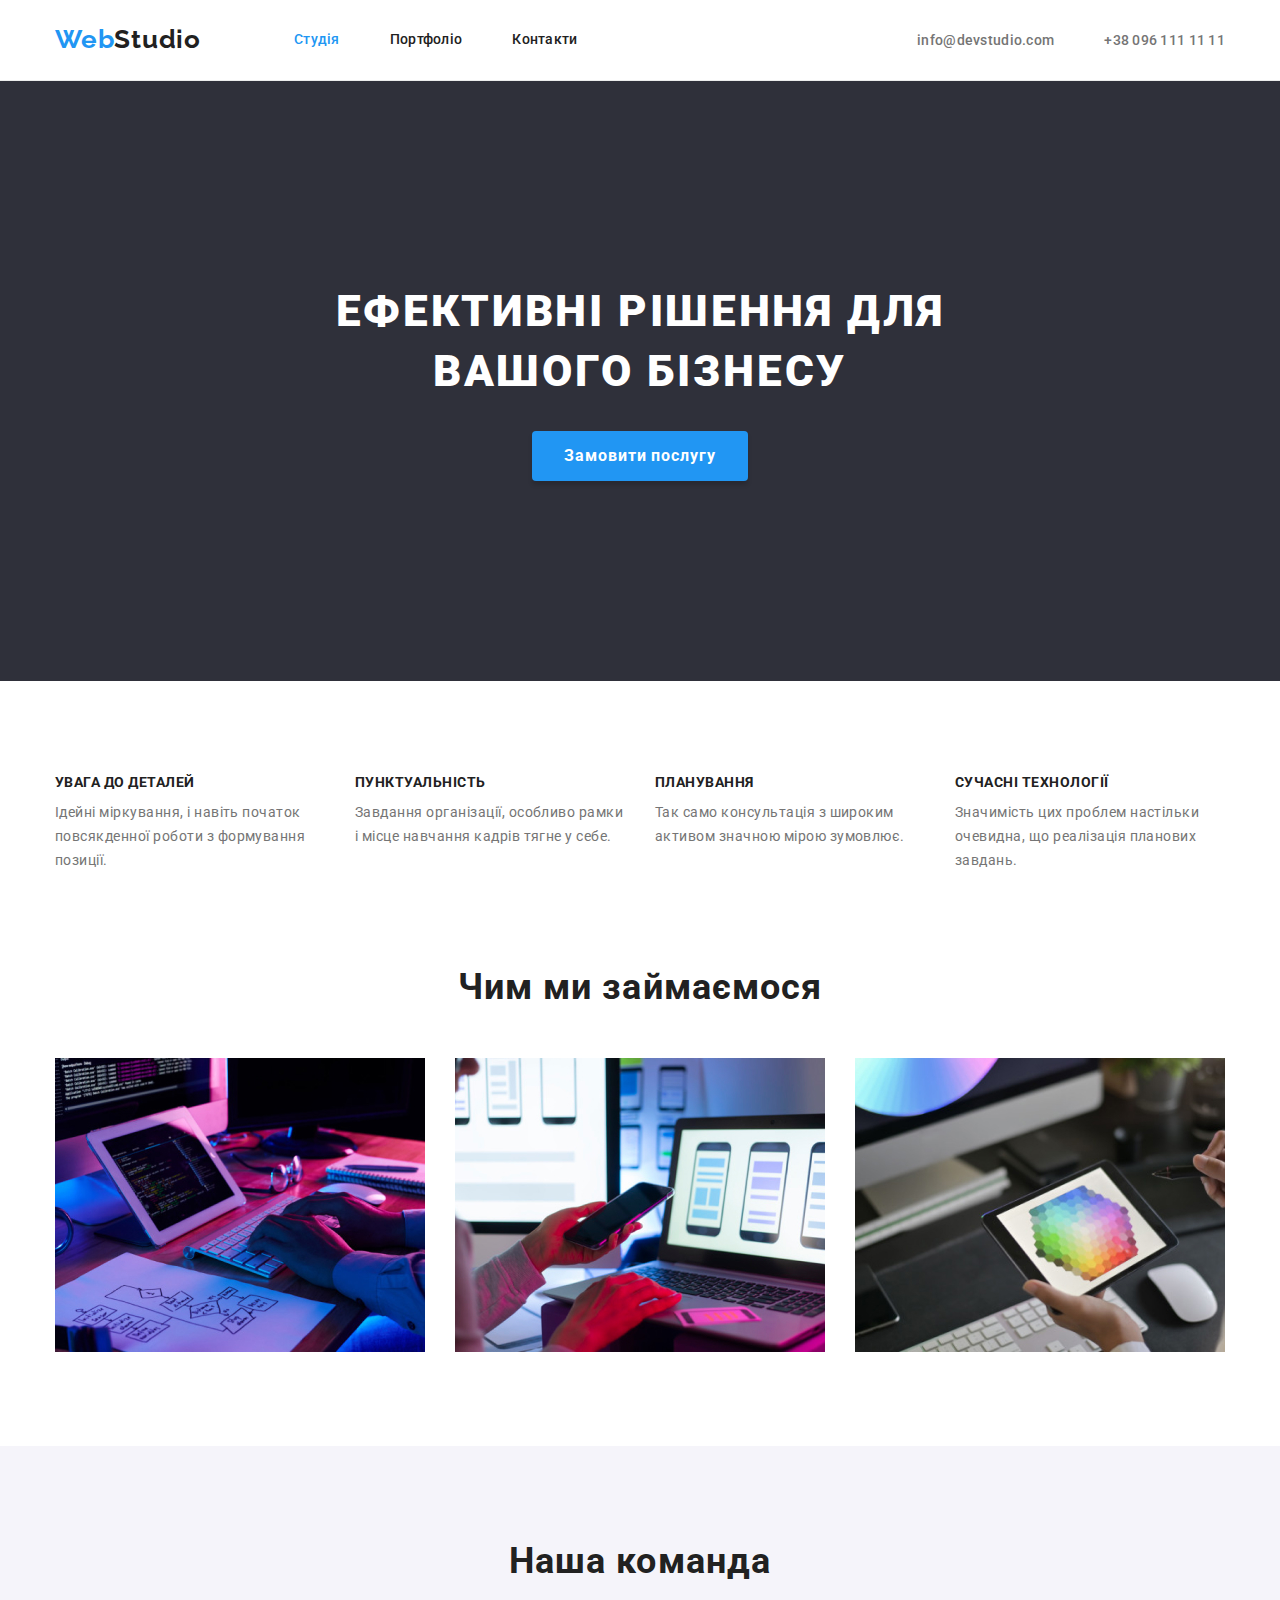
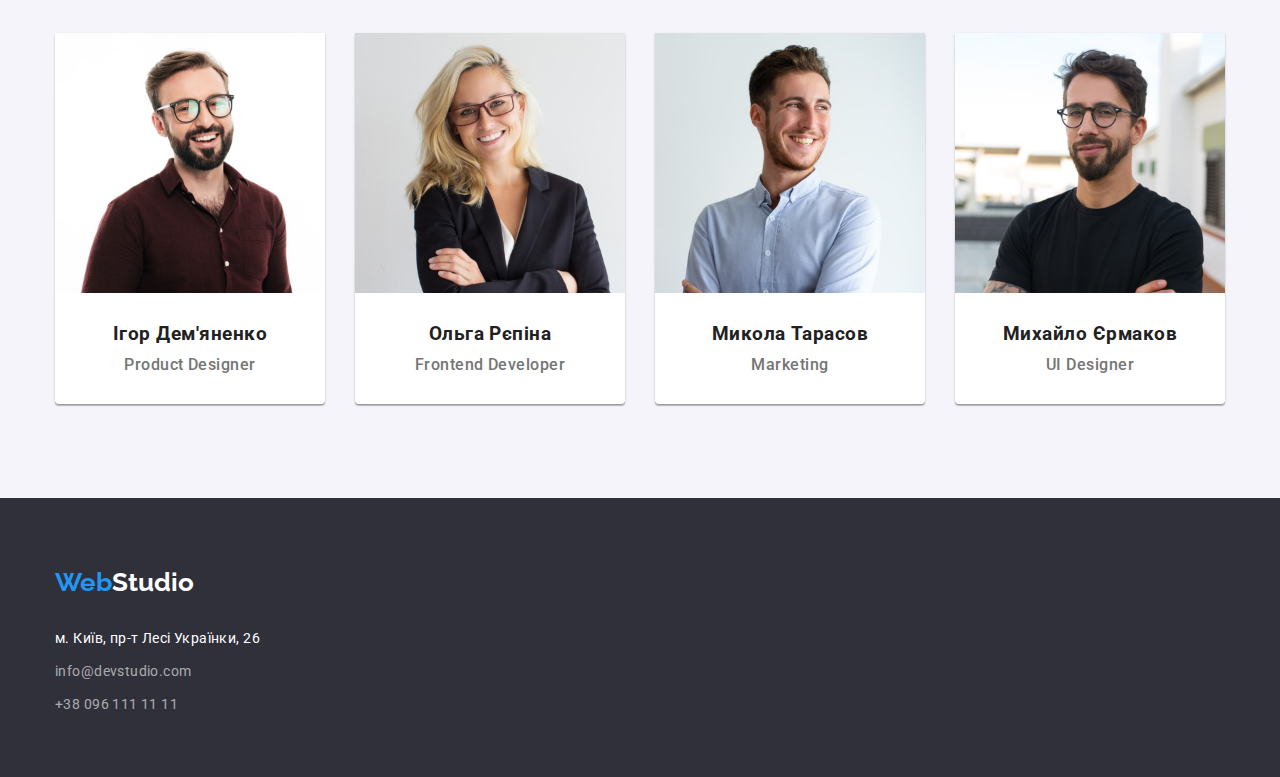
<file: index.html>
<!DOCTYPE html>
<html lang="uk">
  <head>
    <meta charset="UTF-8" />
    <meta http-equiv="X-UA-Compatible" content="IE=edge" />
    <meta name="viewport" content="width=device-width, initial-scale=1.0" />
    <title>WebStudio</title>
    <link rel="preconnect" href="https://fonts.googleapis.com" />
    <link rel="preconnect" href="https://fonts.gstatic.com" crossorigin />
    <link
      href="https://fonts.googleapis.com/css2?family=Raleway:wght@700&family=Roboto:wght@400;500;700;900&display=swap"
      rel="stylesheet"
    />
    <link
      rel="stylesheet"
      href="https://cdnjs.cloudflare.com/ajax/libs/modern-normalize/1.0.0/modern-normalize.min.css"
    />
    <link rel="stylesheet" href="./css/styles.css" />
  </head>
  <body>
    <header class="header">
      <div class="container container-header">
        <a href="./index.html" lang="en" class="logo"><span>Web</span>Studio</a>
        <nav class="main-nav">
          <ul class="nav-list list">
            <li class="nav-item">
              <a href="./index.html" class="nav-link link current">Студія</a>
            </li>
            <li class="nav-item">
              <a href="./portfolio.html" class="nav-link link">Портфоліо</a>
            </li>
            <li class="nav-item"><a href="" class="nav-link link">Контакти</a></li>
          </ul>
        </nav>
        <ul class="contacts-list list">
          <li class="contacts-item">
            <a href="mailto:info@devstudio.com" class="contact link email">info@devstudio.com</a>
          </li>
          <li class="contacts-item">
            <a href="tel:+380961111111" class="contact link tel">+38 096 111 11 11</a>
          </li>
        </ul>
      </div>
    </header>
    <main>
      <!--Головна сторінка з бекграундом та кнопкою-->
      <section class="hero">
        <div class="container container-hero">
          <h1 class="hero-title">Ефективні рішення для вашого бізнесу</h1>
          <button type="button" class="hero-btn">Замовити послугу</button>
        </div>
      </section>

      <!--Про студію-->
      <section class="features">
        <div class="container container-features">
          <h2 class="visually-hidden">Features</h2>
          <ul class="features-list list">
            <li class="feature-item">
              <h3 class="feature-title">увага до деталей</h3>
              <p class="feature-text">
                Ідейні міркування, і навіть початок повсякденної роботи з формування позиції.
              </p>
            </li>
            <li class="feature-item">
              <h3 class="feature-title">пунктуальність</h3>
              <p class="feature-text">
                Завдання організації, особливо рамки і місце навчання кадрів тягне у себе.
              </p>
            </li>
            <li class="feature-item">
              <h3 class="feature-title">планування</h3>
              <p class="feature-text">
                Так само консультація з широким активом значною мірою зумовлює.
              </p>
            </li>
            <li class="feature-item">
              <h3 class="feature-title">сучасні технології</h3>
              <p class="feature-text">
                Значимість цих проблем настільки очевидна, що реалізація планових завдань.
              </p>
            </li>
          </ul>
        </div>
      </section>
      <section class="services">
        <div class="container container-features">
          <h2 class="services-title centered">Чим ми займаємося</h2>
          <ul class="services-list list">
            <li class="services-item">
              <img
                src="./images/about_the_studio/img.jpg"
                alt="Верстка та веб розробка"
                class="services-img img"
                width="370"
                height="294"
              />
            </li>
            <li>
              <img
                src="./images/about_the_studio/img.1.jpg"
                alt="Адаптивна верстка"
                class="services-img img"
                width="370"
                height="294"
              />
            </li>
            <li>
              <img
                src="./images/about_the_studio/img.2.jpg"
                alt="Дизайн та візуалізація"
                class="services-img img"
                width="370"
                height="294"
              />
            </li>
          </ul>
        </div>
      </section>

      <!--Команда-->
      <section class="team">
        <div class="container-team">
          <h2 class="team-title centered">Наша команда</h2>
          <ul class="team-list list">
            <li class="team-item">
              <img
                src="./images/team/img.jpg"
                alt="Ігор Дем'яненко Продакт дизайнер"
                class="team-img img"
                width="270"
                height="260"
              />
              <div class="team-card-discr">
                <h3 class="team-item-title">Ігор Дем'яненко</h3>
                <p class="team-item-txt" lang="en">Product Designer</p>
              </div>
            </li>
            <li class="team-item">
              <img
                src="./images/team/img1.jpg"
                alt="Ольга Рєпіна Фронтенд девелопер"
                class="team-img img"
                width="270"
                height="260"
              />
              <div class="team-card-discr">
                <h3 class="team-item-title">Ольга Рєпіна</h3>
                <p class="team-item-txt" lang="en">Frontend Developer</p>
              </div>
            </li>
            <li class="team-item">
              <img
                src="./images/team/img2.jpg"
                alt="Микола Тарасов Маркетинг"
                class="team-img img"
                width="270"
                height="260"
              />
              <div class="team-card-discr">
                <h3 class="team-item-title">Микола Тарасов</h3>
                <p class="team-item-txt" lang="en">Marketing</p>
              </div>
            </li>
            <li class="team-item">
              <img
                src="./images/team/img3.jpg"
                alt="Михайло Єрмаков Ю Ай дизайнер"
                class="team-img img"
                width="270"
                height="260"
              />
              <div class="team-card-discr">
                <h3 class="team-item-title">Михайло Єрмаков</h3>
                <p class="team-item-txt" lang="en">UI Designer</p>
              </div>
            </li>
          </ul>
        </div>
      </section>
    </main>
    <footer class="footer">
      <div class="container-footer container">
        <a href="./index.html" lang="en" class="logo"><span>Web</span>Studio</a>
        <address class="address">
          <ul class="address-list list">
            <li class="address-item">м. Київ, пр-т Лесі Українки, 26</li>
            <li class="address-item">
              <a href="mailto:info@devstudio.com" class="address-contact link"
                >info@devstudio.com</a
              >
            </li>
            <li class="address-item">
              <a href="tel:+380961111111" class="address-contact link">+38 096 111 11 11</a>
            </li>
          </ul>
        </address>
      </div>
    </footer>
  </body>
</html>
</file>
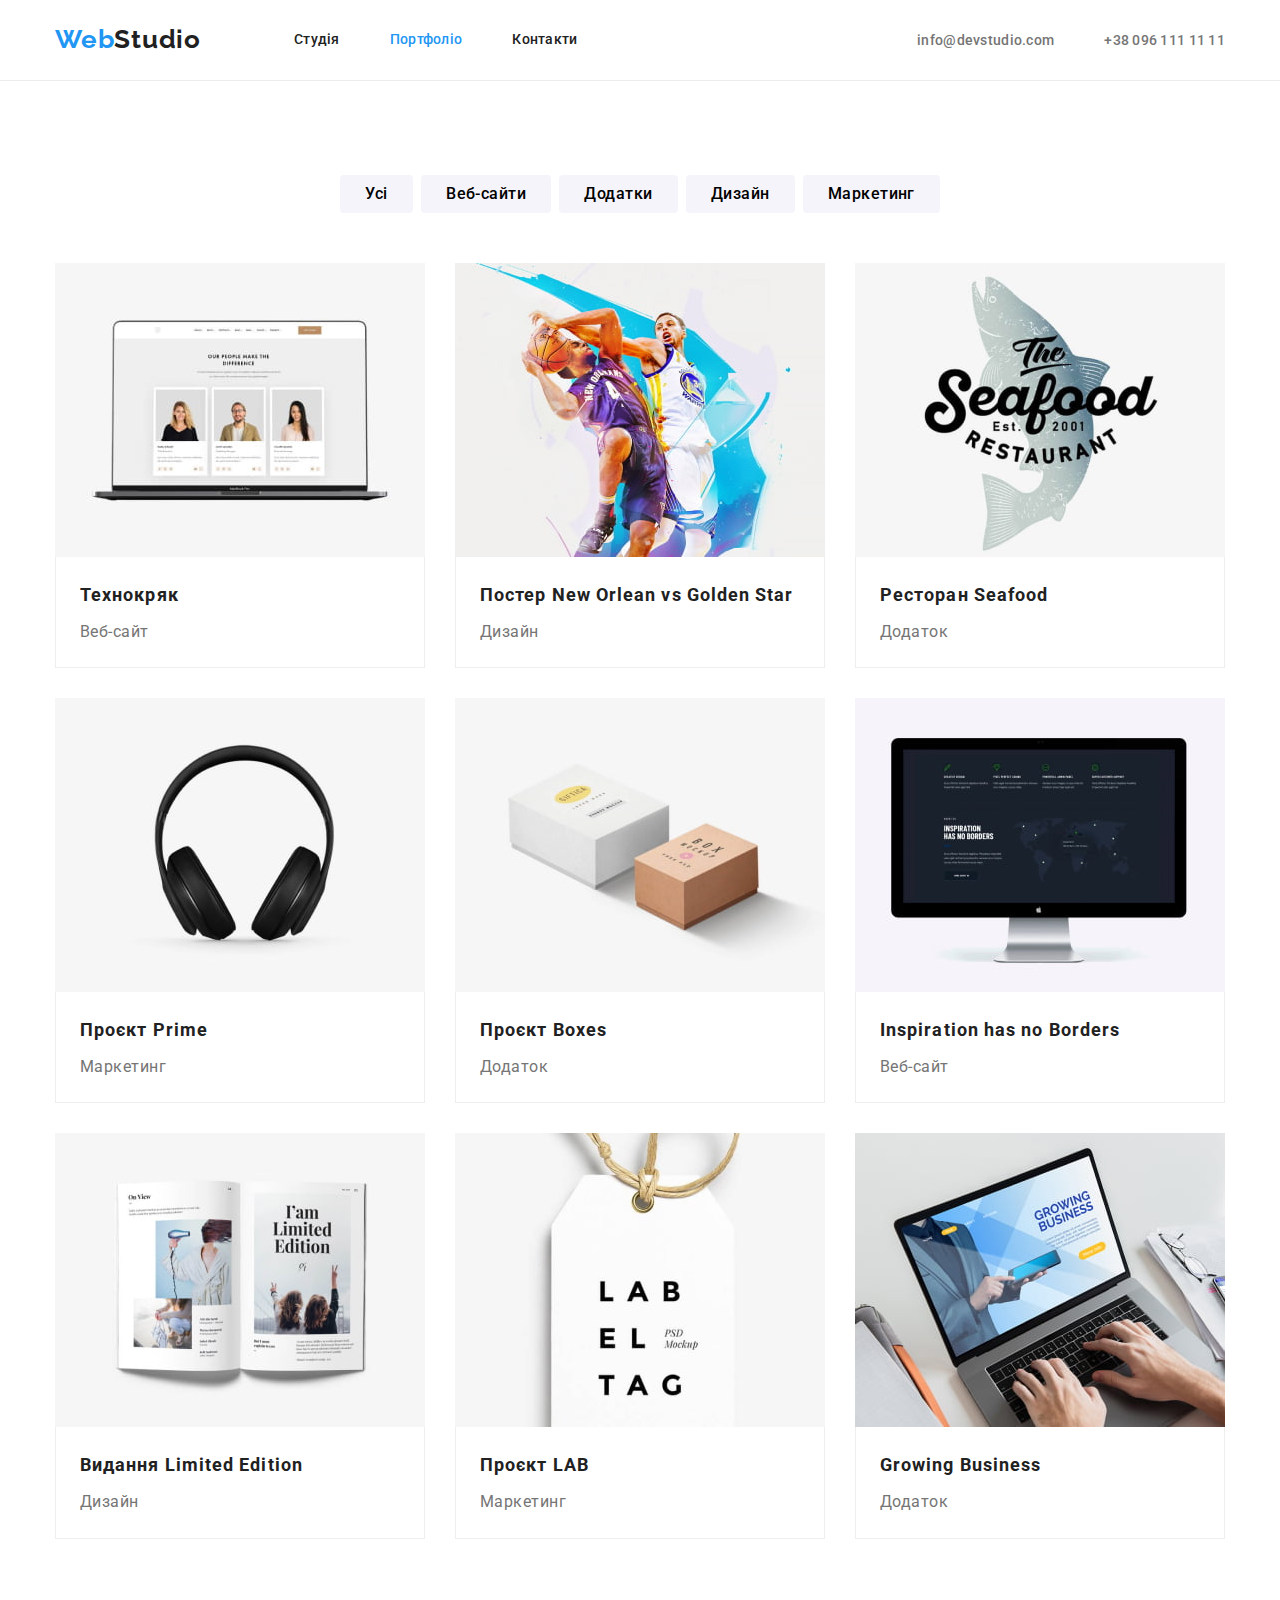
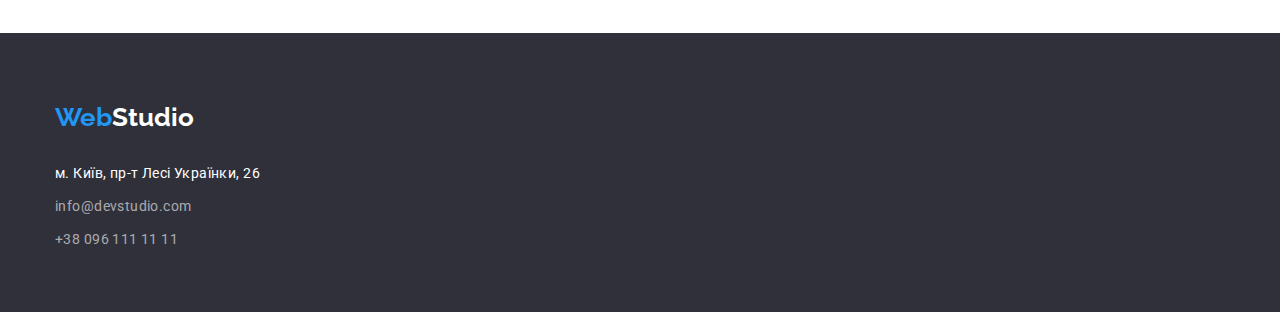
<file: portfolio.html>
<!DOCTYPE html>
<html lang="uk">
  <head>
    <meta charset="UTF-8" />
    <meta http-equiv="X-UA-Compatible" content="IE=edge" />
    <meta name="viewport" content="width=device-width, initial-scale=1.0" />
    <title>Portfolio</title>
    <link rel="preconnect" href="https://fonts.googleapis.com" />
    <link rel="preconnect" href="https://fonts.gstatic.com" crossorigin />
    <link
      href="https://fonts.googleapis.com/css2?family=Raleway:wght@700&family=Roboto:wght@400;500;700;900&display=swap"
      rel="stylesheet"
    />
    <link
      rel="stylesheet"
      href="https://cdnjs.cloudflare.com/ajax/libs/modern-normalize/1.0.0/modern-normalize.min.css"
    />
    <link rel="stylesheet" href="./css/styles.css" />
  </head>
  <body>
    <header class="header">
      <div class="container container-header">
        <a href="./index.html" lang="en" class="logo"><span>Web</span>Studio</a>
        <nav class="main-nav">
          <ul class="nav-list list">
            <li class="nav-item">
              <a href="./index.html" class="nav-link link">Студія</a>
            </li>
            <li class="nav-item">
              <a href="./portfolio.html" class="nav-link link current">Портфоліо</a>
            </li>
            <li class="nav-item"><a href="" class="nav-link link">Контакти</a></li>
          </ul>
        </nav>
        <ul class="contacts-list list">
          <li class="contacts-item">
            <a href="mailto:info@devstudio.com" class="contact link email">info@devstudio.com</a>
          </li>
          <li class="contacts-item">
            <a href="tel:+380961111111" class="contact link tel">+38 096 111 11 11</a>
          </li>
        </ul>
      </div>
    </header>
    <main>
      <section class="portfolio">
        <!--Hidden Title-->
        <div class="container container-portfolio">
          <h1 class="visually-hidden">Портфоліо</h1>
          <ul class="filtr-btns-list list">
            <li class="filtr-btn-item"><button type="button" class="filtr-btn">Усі</button></li>
            <li class="filtr-btn-item">
              <button type="button" class="filtr-btn">Веб-сайти</button>
            </li>
            <li class="filtr-btn-item"><button type="button" class="filtr-btn">Додатки</button></li>
            <li class="filtr-btn-item"><button type="button" class="filtr-btn">Дизайн</button></li>
            <li class="filtr-btn-item">
              <button type="button" class="filtr-btn">Маркетинг</button>
            </li>
          </ul>
          <ul class="cards-list list">
            <li class="card-item">
              <a href="#" class="link">
                <!--img 1-->
                <img
                  src="./images/portfolio/portfolio1.jpg"
                  alt="Ноутбук із лендінгом на екрані"
                  class="card-img"
                  width="370"
                  height="294"
                />
                <div class="portfolio-box">
                  <h2 class="card-title">Технокряк</h2>
                  <p class="card-discription">Веб-сайт</p>
                  <!-- <p class="visually-hidden">
                  Lorem ipsum dolor sit amet consectetur adipisicing elit. Provident facilis eveniet
                  omnis quos similique obcaecati quod in ratione tenetur nostrum?
                </p> -->
                </div>
              </a>
            </li>
            <li class="card-item">
              <a href="#" class="link">
                <!--img 2-->
                <img
                  src="./images/portfolio/portfolio2.jpg"
                  alt="Два гравця у баскетбол із різних команд борються за м'яч"
                  class="card-img"
                  width="370"
                  height="294"
                />
                <div class="portfolio-box">
                  <h2 class="card-title">
                    Постер <span lang="en">New Orlean vs Golden Star</span>
                  </h2>
                  <p class="card-discription">Дизайн</p>
                  <!-- <p class="visually-hidden">
                  Lorem ipsum, dolor sit amet consectetur adipisicing elit. Unde ex dolorum
                  doloremque debitis delectus, placeat asperiores voluptatum explicabo libero in.
                </p> -->
                </div>
              </a>
            </li>
            <li class="card-item">
              <a href="#" class="link">
                <!--img 3-->
                <img
                  src="./images/portfolio/portfolio3.jpg"
                  alt="Логотип ресторану із назвою Сіфуд та рибкою на фоні"
                  class="card-img"
                  width="370"
                  height="294"
                />
                <div class="portfolio-box">
                  <h2 class="card-title">Ресторан <span lang="en">Seafood</span></h2>
                  <p class="card-discription">Додаток</p>
                  <!-- <p class="visually-hidden">
                  Lorem ipsum dolor sit amet consectetur adipisicing elit. Aliquid consectetur
                  suscipit, quo eligendi vel optio error eveniet eius dolor itaque.
                </p> -->
                </div>
              </a>
            </li>
            <li class="card-item">
              <a href="#" class="link">
                <!--img 4-->
                <img
                  src="./images/portfolio/portfolio4.jpg"
                  alt="Навушники"
                  class="card-img"
                  width="370"
                  height="294"
                />
                <div class="portfolio-box">
                  <h2 class="card-title">Проєкт <span lang="en">Prime</span></h2>
                  <p class="card-discription">Маркетинг</p>
                  <!-- <p class="visually-hidden">
                  Lorem ipsum dolor sit, amet consectetur adipisicing elit. Earum hic, voluptatum
                  perspiciatis enim libero quidem temporibus soluta cum id error.
                </p> -->
                </div>
              </a>
            </li>
            <li class="card-item">
              <a href="#" class="link">
                <!--img 5-->
                <img
                  src="./images/portfolio/portfolio5.jpg"
                  alt="Дві коробочки різного розміру та кольору"
                  class="card-img"
                  width="370"
                  height="294"
                />
                <div class="portfolio-box">
                  <h2 class="card-title"><span lang="en">Проєкт Boxes</span></h2>
                  <p class="card-discription">Додаток</p>
                  <!-- <p class="visually-hidden">
                  Lorem ipsum dolor sit amet, consectetur adipisicing elit. Ab recusandae atque
                  nulla in impedit assumenda rem labore tempore fuga dignissimos.
                </p> -->
                </div>
              </a>
            </li>
            <li class="card-item">
              <a href="#" class="link">
                <!--img 6-->
                <img
                  src="./images/portfolio/portfolio6.jpg"
                  alt="Ноутбук з відкритим лендінгом із заголовком Інспірейшен хез ноу бордерз"
                  class="card-img"
                  width="370"
                  height="294"
                />
                <div class="portfolio-box">
                  <h2 class="card-title"><span lang="en">Inspiration has no Borders</span></h2>
                  <p class="card-discription">Веб-сайт</p>
                  <!-- <p class="visually-hidden">
                  Lorem ipsum dolor sit amet consectetur adipisicing elit. Vero doloribus aliquid ad
                  a deserunt suscipit repellendus accusamus explicabo quos natus.
                </p> -->
                </div>
              </a>
            </li>
            <li class="card-item">
              <a href="#" class="link">
                <!--img 7-->
                <img
                  src="./images/portfolio/portfolio7.jpg"
                  alt="Розкритий друкований журнал із заголовком Лімітед Едішн"
                  class="card-img"
                  width="370"
                  height="294"
                />
                <div class="portfolio-box">
                  <h2 class="card-title">Видання <span lang="en">Limited Edition</span></h2>
                  <p class="card-discription">Дизайн</p>
                  <!-- <p class="visually-hidden">
                  Lorem ipsum dolor sit amet consectetur adipisicing elit. Facere ea quia assumenda,
                  quis ad eos eligendi amet incidunt! Dignissimos, ad?
                </p> -->
                </div>
              </a>
            </li>
            <li class="card-item">
              <a href="#" class="link">
                <!--img 8-->
                <img
                  src="./images/portfolio/portfolio8.jpg"
                  alt="Біла бірочка із надписом Лаб Ель Таг"
                  class="card-img"
                  width="370"
                  height="294"
                />
                <div class="portfolio-box">
                  <h2 class="card-title">Проєкт <span lang="en">LAB</span></h2>
                  <p class="card-discription">Маркетинг</p>
                  <!-- <p class="visually-hidden">
                  Lorem ipsum dolor sit amet consectetur adipisicing elit. Repudiandae iure cum ab
                  numquam velit asperiores adipisci rem blanditiis vero maxime hic tempore non nulla
                  eius laudantium porro ut, doloribus accusantium?
                </p> -->
                </div>
              </a>
            </li>
            <li class="card-item">
              <a href="#" class="link">
                <!--img 9-->
                <img
                  src="./images/portfolio/portfolio9.jpg"
                  alt="Чоловічі руки печатають на клавіатурі ноутбуку із лендінгом на екрані із надписом Гроувінг Бізнес"
                  class="card-img"
                  width="370"
                  height="294"
                />
                <div class="portfolio-box">
                  <h2 class="card-title"><span lang="en">Growing Business</span></h2>
                  <p class="card-discription">Додаток</p>
                  <!-- <p class="visually-hidden">
                  Lorem ipsum, dolor sit amet consectetur adipisicing elit. Explicabo sapiente,
                  repellat amet esse repudiandae nesciunt provident temporibus autem fugit sed?
                </p> -->
                </div>
              </a>
            </li>
          </ul>
        </div>
      </section>
    </main>
    <footer class="footer">
      <div class="container-footer container">
        <a href="./index.html" lang="en" class="logo"><span>Web</span>Studio</a>
        <address class="address">
          <ul class="address-list list">
            <li class="address-item">м. Київ, пр-т Лесі Українки, 26</li>
            <li class="address-item">
              <a href="mailto:info@devstudio.com" class="address-contact link"
                >info@devstudio.com</a
              >
            </li>
            <li class="address-item">
              <a href="tel:+380961111111" class="address-contact link">+38 096 111 11 11</a>
            </li>
          </ul>
        </address>
      </div>
    </footer>
  </body>
</html>
</file>
<file: css/styles.css>
*,
*::before,
*::after {
  box-sizing: border-box;
}
:root {
  /* Color */
  --main-clr: #212121;
  --secondary-clr: #757575;
  --accent-clr: #2196f3;
  --btn-accent-bg-cl: #188ce8;
  --secondary-accent-clr: #ffffff;
  --main-bgd-clr: #f5f5f5;
  --secondary-bgd-clr: #2f303a;
  --accent-bgd-clr: #f5f4fa;
  --header-boarder-clr: #ececec;
  /* Font */
  --main-font: Roboto;
  --secondary-font: Raleway;
}
body {
  font-family: var(--main-font);
  color: var(--main-clr);
  width: 100%;
  margin: 0;
}
.link {
  text-decoration: none;
}
.list {
  list-style: none;
  padding: 0;
  margin: 0;
}

img {
  display: block;
  max-width: 100%;
  height: auto;
}
.centered {
  text-align: center;
}
section {
  padding-top: 94px;
  padding-bottom: 94px;
  width: 100%;
}
h1,
h2,
h3,
h4,
h5,
h6,
p,
ul {
  margin: 0;
  padding: 0;
}

.container {
  width: 1200px;
  padding-left: 15px;
  padding-right: 15px;
  margin-left: auto;
  margin-right: auto;
}

.header {
  border-bottom: 1px solid var(--header-boarder-clr);
}
.main-nav {
  margin-left: 93px;
}

.container-header {
  display: flex;
  align-items: center;
}
.main-nav .logo {
  margin-right: 93px;
}

.header .logo {
  padding-top: 24px;
  padding-bottom: 24px;
  font-family: var(--secondary-font);
  text-decoration: none;
  color: inherit;
  font-weight: 700;
  font-size: 26px;
  line-height: calc(31 / 26);
  letter-spacing: 0.03em;
}
.logo span {
  color: var(--accent-clr);
}

.nav-list {
  display: flex;
}

.nav-item {
  margin-right: 50px;
  font-weight: 500;
  font-size: 14px;
  line-height: 1.14;
  letter-spacing: 0.02em;
}
.nav-item:last-child {
  margin-right: 0;
}
.nav-link {
  display: block;
  padding-top: 32px;
  padding-bottom: 32px;
  color: inherit;
}
.nav-link:hover,
.nav-link:focus {
  color: var(--accent-clr);
}
.nav-link.link.current {
  color: var(--accent-clr);
}

.contacts-list {
  display: flex;
  margin-left: auto;
}
.contacts-list .contacts-item + .contacts-item {
  margin-left: 50px;
}
.contact.link {
  padding-top: 32px;
  padding-bottom: 32px;
  color: var(--secondary-clr);
  font-weight: 500;
  font-size: 14px;
  line-height: 1.14;
  letter-spacing: 0.02em;
}
.contact.link:hover,
.contact.link:focus {
  color: var(--accent-clr);
}
section.hero {
  background-color: var(--secondary-bgd-clr);
  text-align: center;
  padding-top: 200px;
  padding-bottom: 200px;
}
.container-hero {
}
.hero-title {
  color: var(--secondary-accent-clr);
  margin-left: auto;
  margin-right: auto;
  margin-bottom: 30px;
  margin-top: 0;
  padding: 0;
  width: 696px;
  font-weight: 900;
  font-size: 44px;
  line-height: calc(60 / 44);
  text-align: center;
  letter-spacing: 0.06em;
  text-transform: uppercase;
}

.hero-btn {
  padding: 10px 32px;
  min-width: 216px;
  min-height: 50px;
  text-align: center;
  background-color: var(--accent-clr);
  color: var(--secondary-accent-clr);
  cursor: pointer;
  box-shadow: 0px 4px 4px rgba(0, 0, 0, 0.15);
  border: none;
  border-radius: 4px;
  font-family: inherit;
  font-weight: 700;
  font-size: 16px;
  line-height: calc(30 / 16);
  letter-spacing: 0.06em;
}
.hero-btn:hover,
.hero.btn:focus {
  background-color: var(--btn-accent-bg-cl);
}
.features {
  background-color: var(--secondary-accent-clr);
  letter-spacing: 0.03em;
}
.container-features {
}

.visually-hidden {
  position: absolute;
  white-space: nowrap;
  width: 1px;
  height: 1px;
  overflow: hidden;
  border: 0;
  padding: 0;
  clip: rect(0 0 0 0);
  clip-path: inset(50%);
  margin: -1px;
}
.features-list {
  display: flex;
  flex-wrap: wrap;
}
.feature-item {
  width: 270px;
}
.features-list .feature-item + .feature-item {
  margin-left: 30px;
}

.feature-title {
  font-weight: 700;
  font-size: 14px;
  line-height: 1.14;
  text-transform: uppercase;
  padding: 0;
  margin: 0;
  margin-bottom: 10px;
}
.feature-text {
  color: var(--secondary-clr);
  font-size: 14px;
  line-height: 1.7;
  padding: 0;
  margin: 0;
}
.services {
  padding-bottom: 94px;
  padding-top: 0;
}

.services-title,
.team-title {
  font-size: 36px;
  line-height: 1.17;
  font-weight: 700;
  letter-spacing: 0.03em;
  margin: 0;
  padding: 0;
  margin-bottom: 50px;
}
.services-list {
  display: flex;
  justify-content: center;
  gap: 30px;
}
.services-item {
}
.services-list .services-item + .services-item {
  margin-left: 30px;
}

.services-img {
}
.team {
  background-color: var(--accent-bgd-clr);
  letter-spacing: 0.03em;
}
.container-team {
}
.team-title {
  margin: 0;
  padding: 0;
  margin-bottom: 50px;
}
.team-list {
  display: flex;
  justify-content: center;
  gap: 30px;
}
.team-item {
  font-weight: 500;
  font-size: 16px;
  line-height: 1.19;
  background: #ffffff;
  box-shadow: 0px 1px 3px rgba(0, 0, 0, 0.12), 0px 1px 1px rgba(0, 0, 0, 0.14),
    0px 2px 1px rgba(0, 0, 0, 0.2);
  border-radius: 0px 0px 4px 4px;
  padding: 0;
  margin: 0;
}
.team-item:last-child {
  margin-right: 0;
}
.team-img {
}
.team-card-discr {
  padding: 30px 0;
  text-align: center;
}
.team-item-title {
  margin-bottom: 10px;
}
.team-item-txt {
  color: var(--secondary-clr);
}

/* Portfolio */
.portfolio {
  background-color: var(--secondary-accent-clr);
}
.container-portfolio {
}

.filtr-btns-list {
  display: flex;
  justify-content: center;
  margin-bottom: 50px;
}
.filtr-btn-item {
  margin-right: 8px;
}
.filtr-btn-item:last-child {
  margin-right: 0;
}
.filtr-btn {
  padding: 6px 25px;
  min-width: 73px;
  max-height: 38px;
  background-color: var(--accent-bgd-clr);
  border: none;
  border-radius: 4px;
  font-weight: 500;
  font-size: 16px;
  font-family: inherit;
  line-height: 1.6;
  letter-spacing: 0.03em;
}
.filtr-btn:hover,
.filtr-btn:focus {
  color: var(--secondary-accent-clr);
  background-color: var(--accent-clr);
  box-shadow: 0px 3px 1px rgba(0, 0, 0, 0.1), 0px 1px 2px rgba(0, 0, 0, 0.08),
    0px 2px 2px rgba(0, 0, 0, 0.12);
}
.cards-list {
  display: flex;
  flex-wrap: wrap;
  margin: 0;
  padding: 0;
  margin-top: 50px;
}
.card-item {
  width: calc((100%-60px) / 3);
  margin-right: 30px;
  margin-bottom: 30px;
  padding: 0;
  max-width: 370px;
}
.card-item:nth-child(3n) {
  margin-right: 0;
}
.card-item:nth-last-child(-n + 3) {
  margin-bottom: 0;
}
.card-item .link {
  color: var(--main-clr);
}
.card-img {
}
.portfolio-box {
  padding: 20px 24px;
  border: 1px solid #eeeeee;
  border-top: 0;
}
.card-title {
  font-weight: 700;
  font-size: 18px;
  line-height: 2;
  letter-spacing: 0.06em;
  padding: 0;
  margin: 0;
  margin-bottom: 4px;
}
.card-discription {
  padding: 0;
  margin: 0;
  color: var(--secondary-clr);
  font-weight: 400;
  font-size: 16px;
  line-height: 1.9;
  letter-spacing: 0.03em;
}
.footer {
  background-color: var(--secondary-bgd-clr);
  padding-top: 60px;
  padding-bottom: 60px;
}
.footer .logo {
  display: block;
  color: var(--secondary-accent-clr);
  margin-bottom: 20px;
  font-family: var(--secondary-font);
  text-decoration: none;
  font-weight: 700;
  font-size: 26px;
  line-height: 1.9;
}
.container-footer {
}
.address {
  font-style: normal;
  font-weight: 400;
  font-size: 14px;
  line-height: 1.71;
  letter-spacing: 0.03em;
  color: var(--secondary-accent-clr);
}
.address-list {
}

.address-item {
  margin-bottom: 9px;
}
.address-item:last-child {
  margin-bottom: 0;
}
.address-contact.link {
  font-weight: 400;
  font-size: 14px;
  line-height: 1.7;
  color: rgba(255, 255, 255, 0.6);
}
</file>
